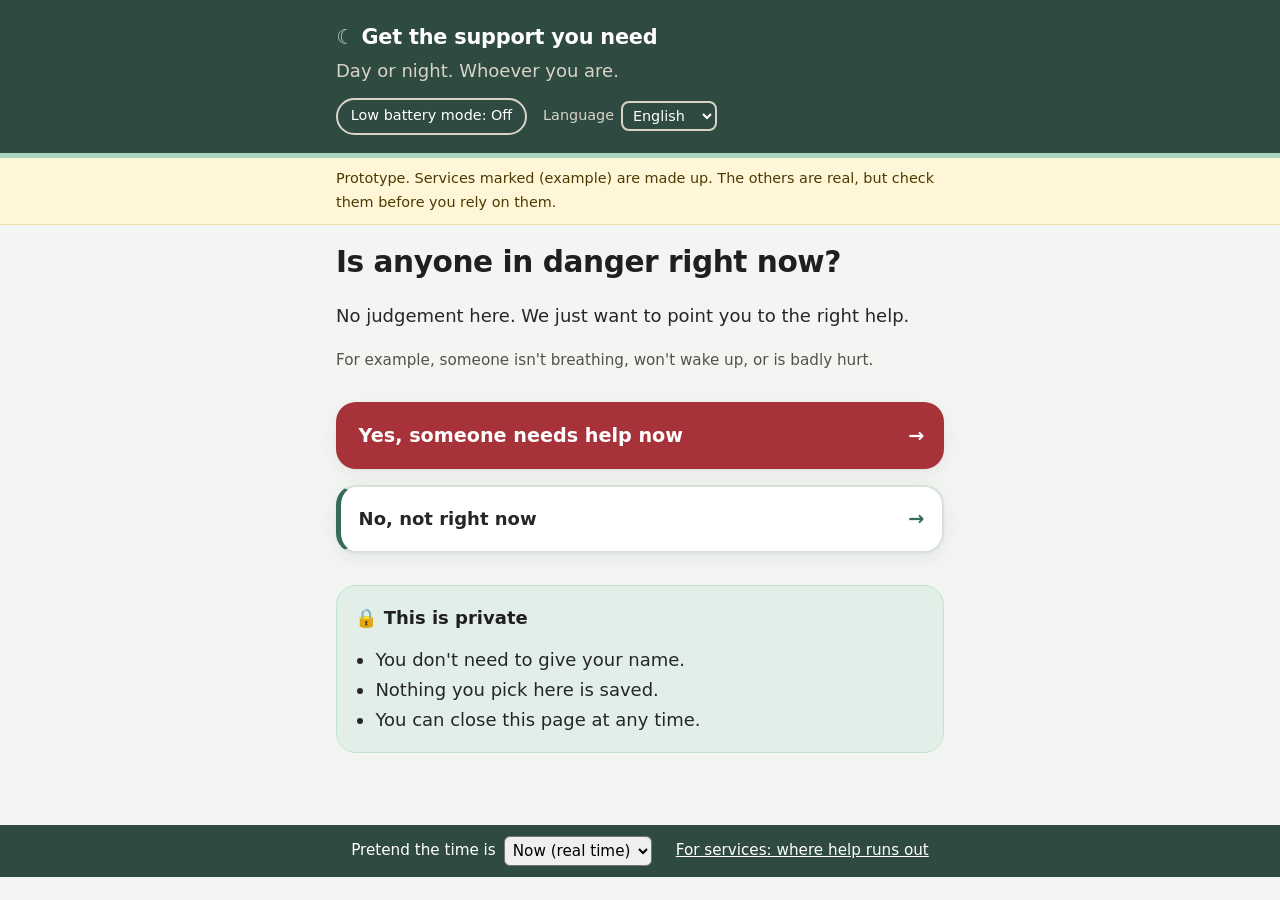
<file: src/index.html>
<!doctype html>
<html lang="en-GB">
<head>
  <meta charset="utf-8">
  <meta name="viewport" content="width=device-width, initial-scale=1">
  <title>Get the support you need</title>
  <link rel="stylesheet" href="styles.css">
</head>
<body>
  <a class="skip-link" href="#main">Skip to main content</a>

  <header class="site-header">
    <p class="app-name" id="app-name"></p>
    <p class="tagline" id="tagline"></p>
    <div class="header-controls">
      <button type="button" class="lite-toggle" id="lite-toggle" aria-pressed="false"></button>
      <label class="language-picker"><span id="language-label"></span>
        <select id="language"></select>
      </label>
    </div>
    <p class="language-note" id="language-note" role="status"></p>
  </header>

  <aside aria-label="About this prototype">
    <p class="prototype-note" id="prototype-note"></p>
  </aside>

  <main id="main" tabindex="-1">
    <!-- app.js draws each step of the journey here -->
  </main>

  <footer class="prototype-controls">
    <label for="pretend-time" id="pretend-label"></label>
    <select id="pretend-time"></select>
    <a href="gaps.html" class="gaps-link">For services: where help runs out</a>
  </footer>

  <script src="content.js"></script>
  <script src="content-sco.js"></script>
  <script src="content-gd.js"></script>
  <script src="data/services.js"></script>
  <script src="data/more-services.js"></script>
  <script src="data/talk-places.js"></script>
  <script src="data/places.js"></script>
  <script src="data/helplines.js"></script>
  <script src="app.js"></script>
</body>
</html>
</file>
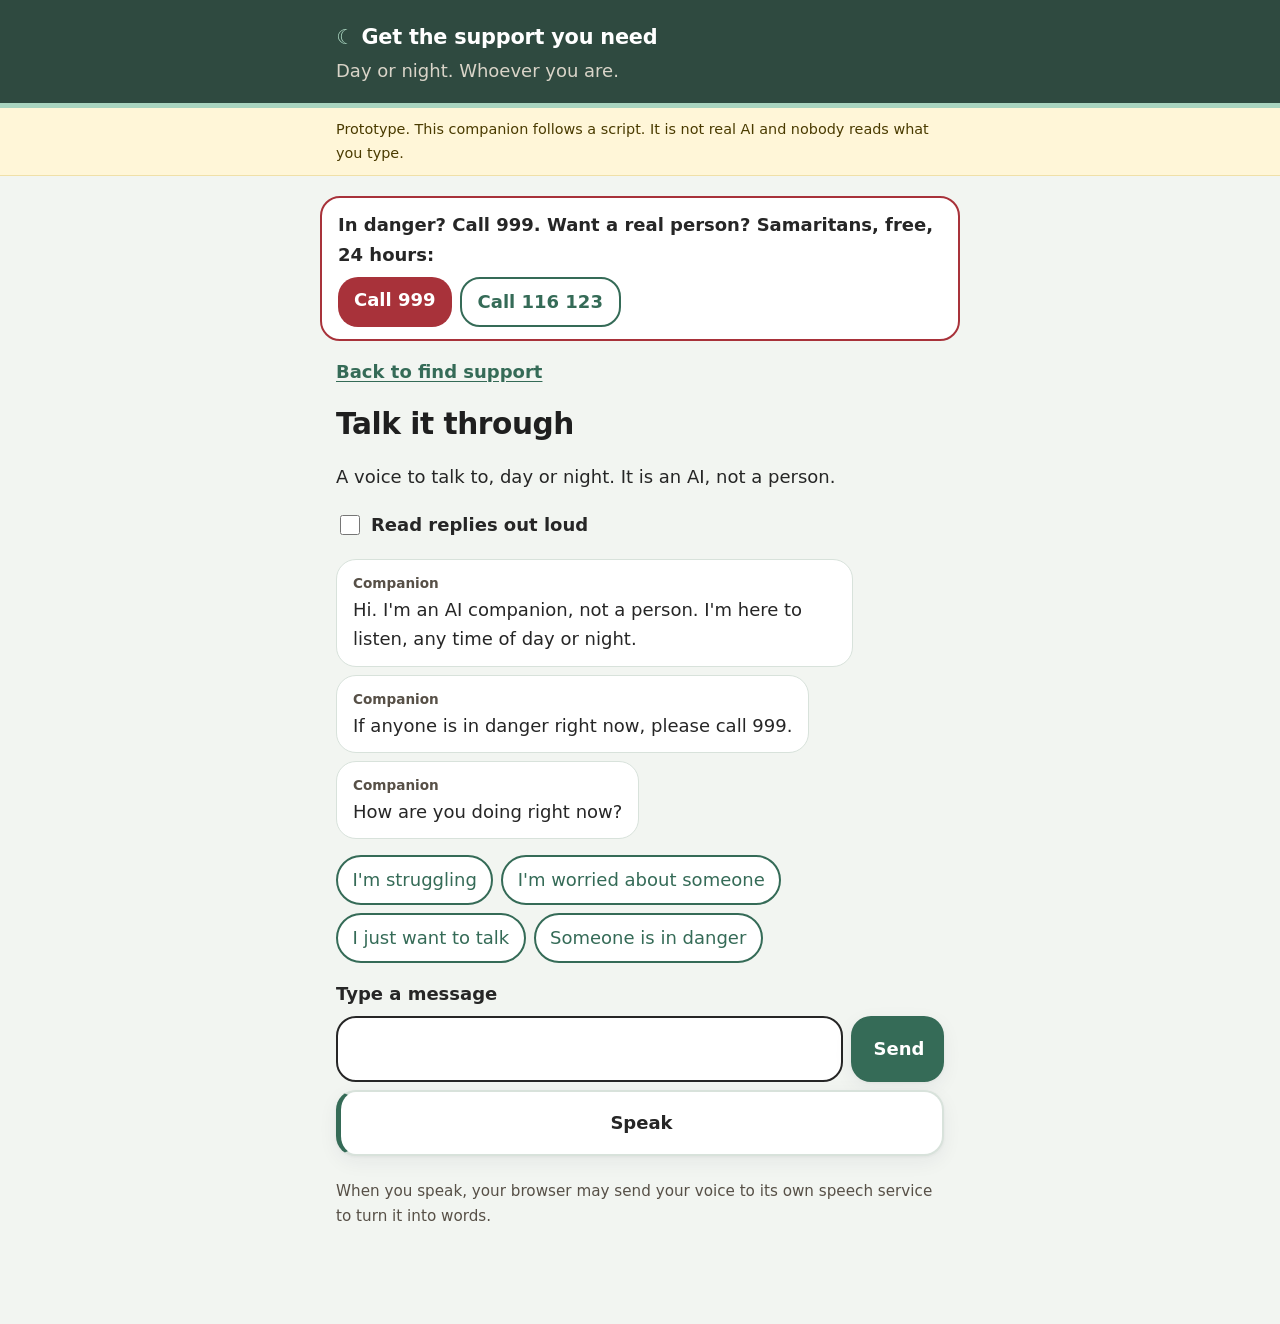
<file: src/companion.html>
<!doctype html>
<html lang="en-GB">
<head>
  <meta charset="utf-8">
  <meta name="viewport" content="width=device-width, initial-scale=1">
  <title>Talk it through</title>
  <link rel="stylesheet" href="styles.css">
  <link rel="stylesheet" href="companion.css">
</head>
<body>
  <a class="skip-link" href="#main">Skip to main content</a>

  <header class="site-header">
    <p class="app-name" id="app-name"></p>
    <p class="tagline" id="tagline"></p>
  </header>

  <aside aria-label="About this prototype">
    <p class="prototype-note" id="prototype-note"></p>
  </aside>

  <!-- Always on screen, so a real person is one tap away -->
  <aside class="safety-bar" aria-label="Urgent help">
    <p id="safety-text"></p>
    <div class="safety-actions">
      <a class="safety-999" href="tel:999" id="safety-999"></a>
      <a class="safety-sam" href="tel:116123" id="safety-sam"></a>
    </div>
  </aside>

  <main id="main" tabindex="-1">
    <a class="back" href="index.html" id="back-link"></a>
    <h1 id="title"></h1>
    <p id="intro"></p>

    <div class="voice-controls">
      <label class="toggle"><input type="checkbox" id="read-aloud"> <span id="read-aloud-label"></span></label>
    </div>

    <div class="chat" id="chat" role="log" aria-live="polite" aria-relevant="additions"></div>
    <div class="quick-replies" id="quick-replies"></div>

    <form class="chat-form" id="chat-form" autocomplete="off">
      <label for="message" id="message-label"></label>
      <div class="chat-row">
        <input type="text" id="message" name="message">
        <button type="submit" class="button primary send" id="send"></button>
      </div>
      <button type="button" class="button mic" id="mic" aria-pressed="false"></button>
      <p class="meta" id="mic-note"></p>
    </form>
  </main>

  <script src="content.js"></script>
  <script src="data/companion.js"></script>
  <script src="companion.js"></script>
</body>
</html>
</file>
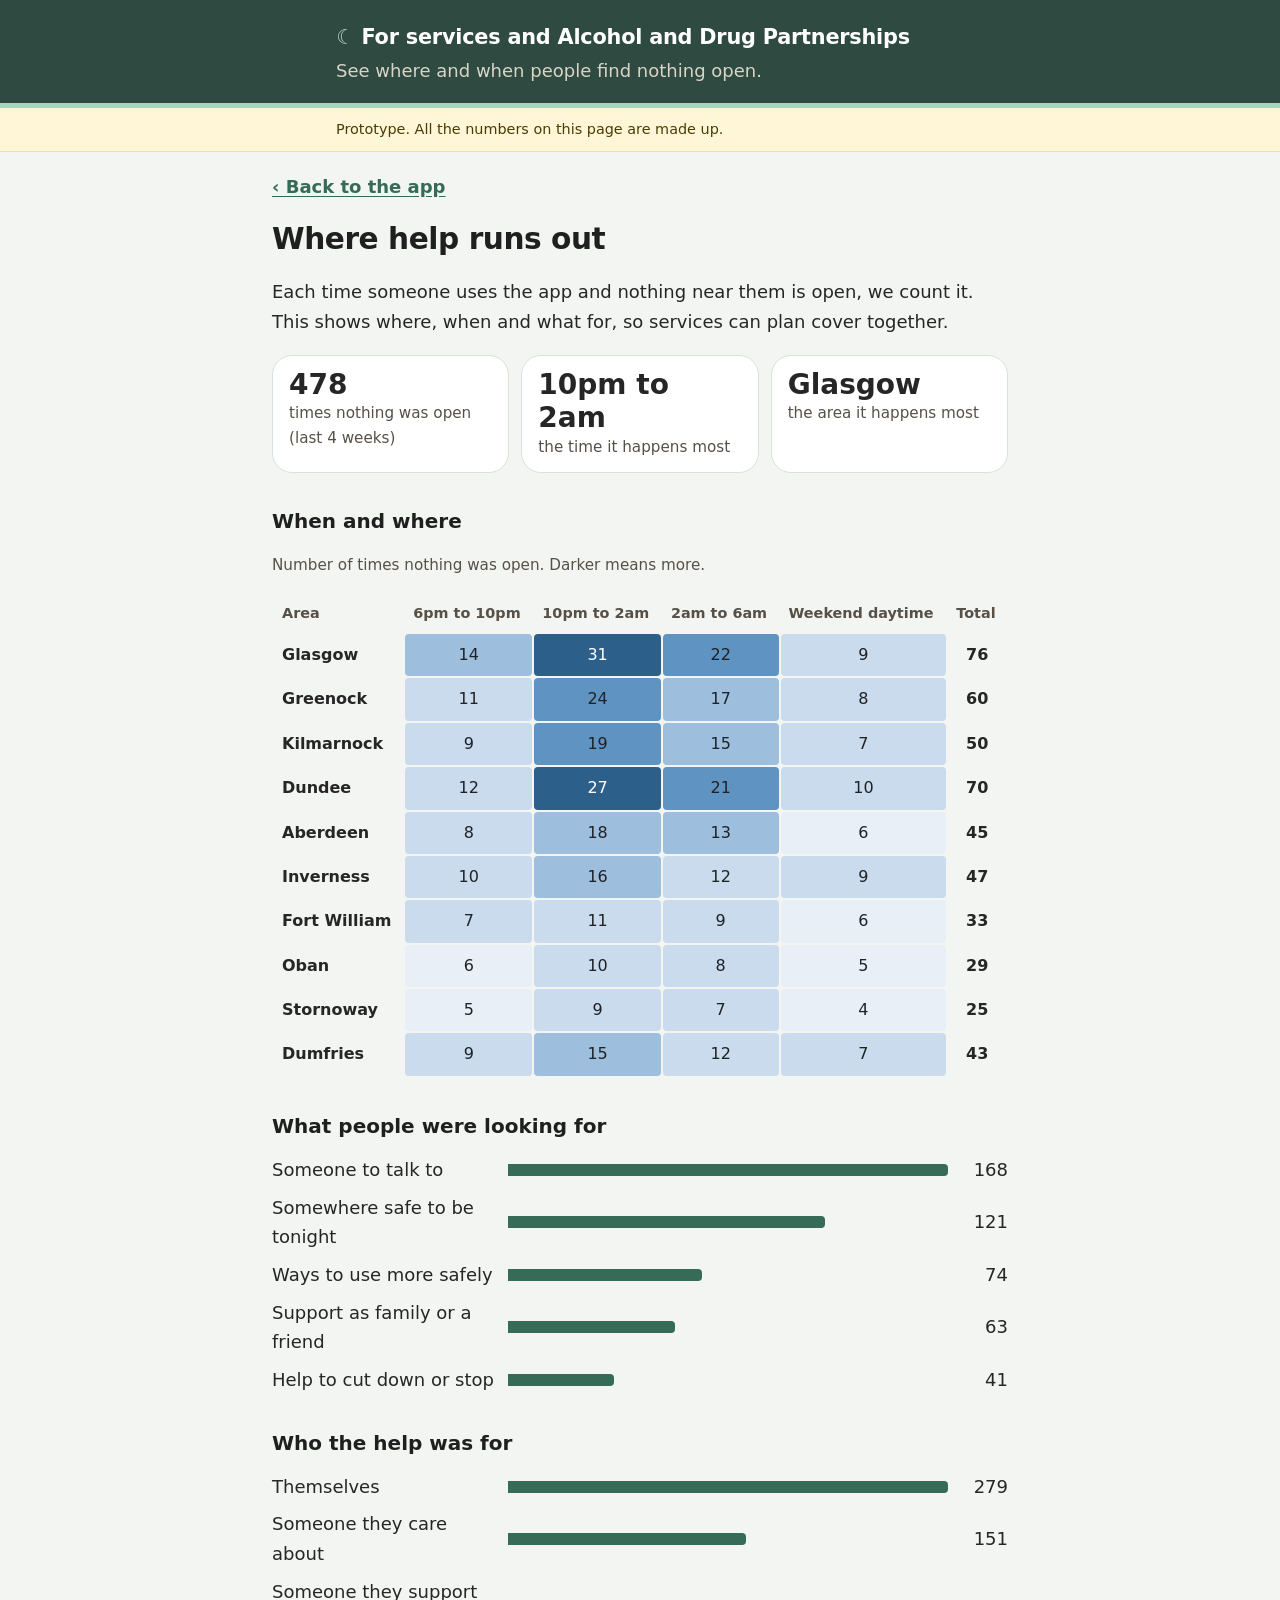
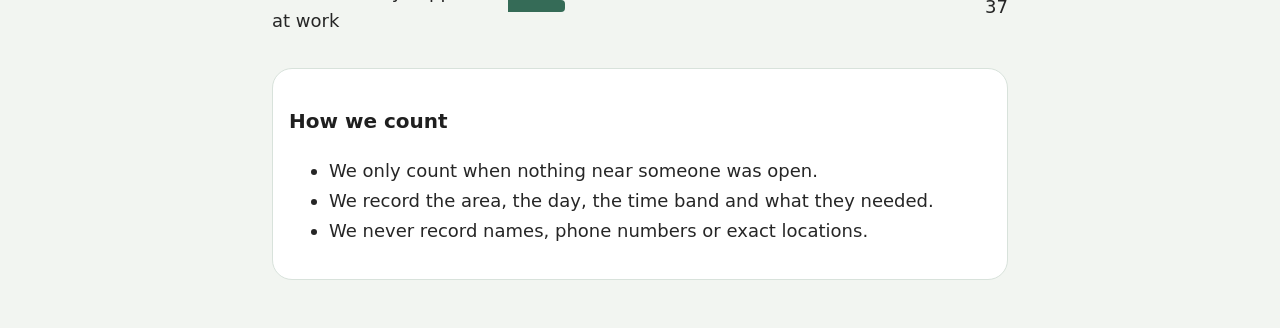
<file: src/gaps.html>
<!doctype html>
<html lang="en-GB">
<head>
  <meta charset="utf-8">
  <meta name="viewport" content="width=device-width, initial-scale=1">
  <title>Where help runs out – for services</title>
  <link rel="stylesheet" href="styles.css">
  <link rel="stylesheet" href="gaps.css">
</head>
<body>
  <a class="skip-link" href="#main">Skip to main content</a>

  <header class="site-header">
    <p class="app-name">For services and Alcohol and Drug Partnerships</p>
    <p class="tagline">See where and when people find nothing open.</p>
  </header>

  <aside aria-label="About this prototype">
    <p class="prototype-note">Prototype. All the numbers on this page are made up.</p>
  </aside>

  <main id="main" tabindex="-1" class="gaps">
    <a class="back" href="index.html">‹ Back to the app</a>
    <h1>Where help runs out</h1>
    <p>Each time someone uses the app and nothing near them is open, we count it. This shows where, when and what for, so services can plan cover together.</p>

    <div class="tiles" id="tiles"></div>

    <h2 id="grid-heading">When and where</h2>
    <p class="meta">Number of times nothing was open. Darker means more.</p>
    <div class="table-wrap" id="grid"></div>

    <h2>What people were looking for</h2>
    <div id="needs"></div>

    <h2>Who the help was for</h2>
    <div id="who"></div>

    <section class="how" aria-labelledby="how-heading">
      <h2 id="how-heading">How we count</h2>
      <ul>
        <li>We only count when nothing near someone was open.</li>
        <li>We record the area, the day, the time band and what they needed.</li>
        <li>We never record names, phone numbers or exact locations.</li>
      </ul>
    </section>
  </main>

  <script src="data/gaps.js"></script>
  <script src="gaps.js"></script>
</body>
</html>
</file>
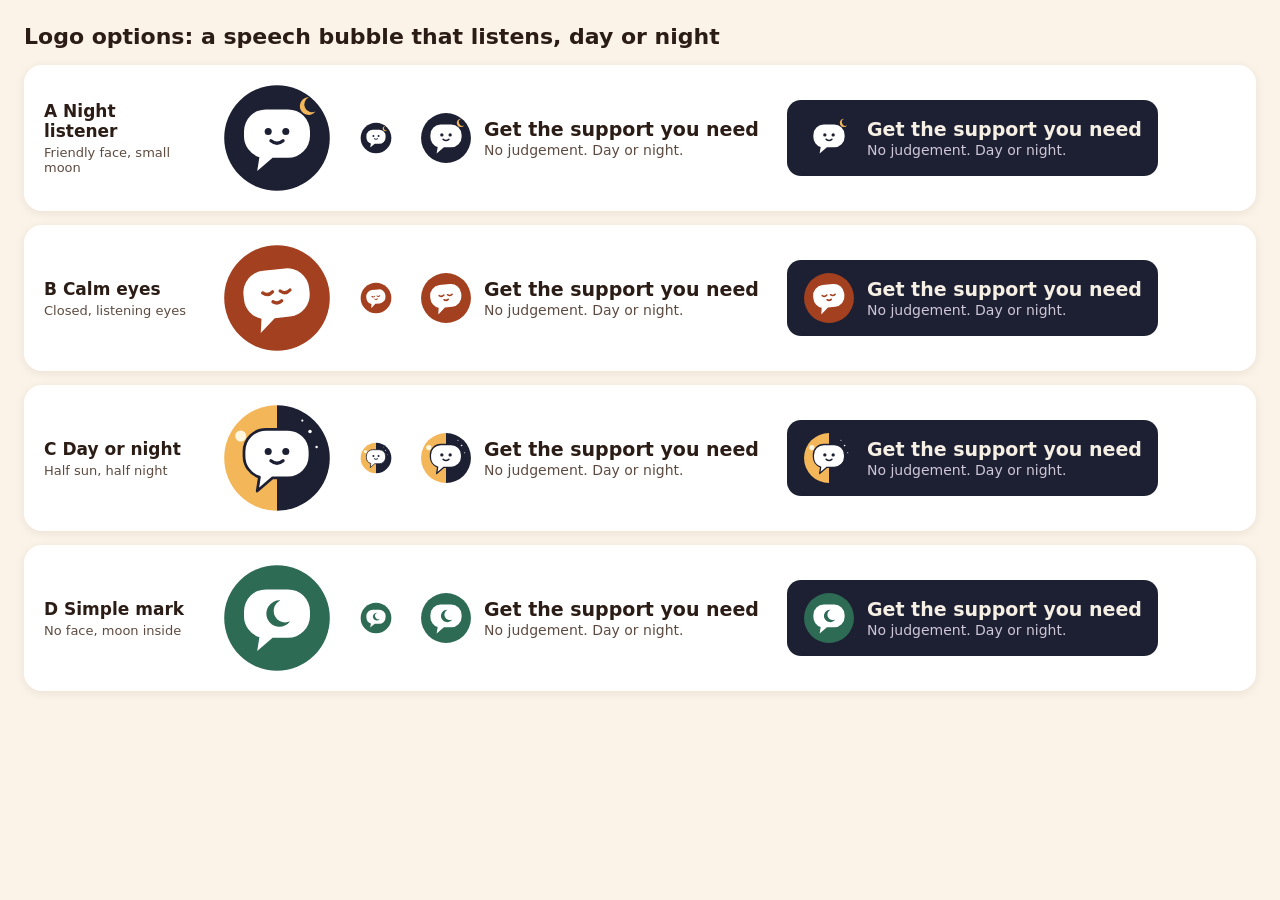
<file: sketches/logos/preview.html>
<!doctype html><html lang="en-GB"><head><meta charset="utf-8"><title>Logo options</title>
<style>
body{margin:0;padding:24px;font-family:"Trebuchet MS",system-ui,sans-serif;background:#fbf3e8;color:#2b1d16}
h1{font-size:22px;margin:0 0 16px}
.row{display:flex;align-items:center;gap:28px;padding:18px 20px;margin-bottom:14px;background:#fff;border-radius:18px;box-shadow:0 2px 10px rgba(60,30,10,.08)}
.label{width:150px;font-weight:700;font-size:17px}.label small{display:block;font-weight:400;color:#5e4b40;font-size:13px;margin-top:4px}
.big{width:110px;height:110px}.small{width:32px;height:32px}
.lock{display:flex;align-items:center;gap:12px}.lock img{width:52px;height:52px}
.lock b{display:block;font-size:19px}.lock span{font-size:14px;color:#5e4b40}
.dark{background:#1d2033;color:#f6efe4;padding:12px 16px;border-radius:14px}.dark span{color:#cfc6d8}
</style></head><body><h1>Logo options: a speech bubble that listens, day or night</h1>
<div class="row"><div class="label">A  Night listener<small>Friendly face, small moon</small></div><img class="big" src="a-night-listener.svg" alt=""><img class="small" src="a-night-listener.svg" alt="">
<div class="lock"><img src="a-night-listener.svg" alt=""><div><b>Get the support you need</b><span>No judgement. Day or night.</span></div></div>
<div class="lock dark"><img src="a-night-listener.svg" alt=""><div><b>Get the support you need</b><span>No judgement. Day or night.</span></div></div></div>
<div class="row"><div class="label">B  Calm eyes<small>Closed, listening eyes</small></div><img class="big" src="b-calm-eyes.svg" alt=""><img class="small" src="b-calm-eyes.svg" alt="">
<div class="lock"><img src="b-calm-eyes.svg" alt=""><div><b>Get the support you need</b><span>No judgement. Day or night.</span></div></div>
<div class="lock dark"><img src="b-calm-eyes.svg" alt=""><div><b>Get the support you need</b><span>No judgement. Day or night.</span></div></div></div>
<div class="row"><div class="label">C  Day or night<small>Half sun, half night</small></div><img class="big" src="c-day-or-night.svg" alt=""><img class="small" src="c-day-or-night.svg" alt="">
<div class="lock"><img src="c-day-or-night.svg" alt=""><div><b>Get the support you need</b><span>No judgement. Day or night.</span></div></div>
<div class="lock dark"><img src="c-day-or-night.svg" alt=""><div><b>Get the support you need</b><span>No judgement. Day or night.</span></div></div></div>
<div class="row"><div class="label">D  Simple mark<small>No face, moon inside</small></div><img class="big" src="d-simple-mark.svg" alt=""><img class="small" src="d-simple-mark.svg" alt="">
<div class="lock"><img src="d-simple-mark.svg" alt=""><div><b>Get the support you need</b><span>No judgement. Day or night.</span></div></div>
<div class="lock dark"><img src="d-simple-mark.svg" alt=""><div><b>Get the support you need</b><span>No judgement. Day or night.</span></div></div></div>
</body></html>
</file>
<file: src/styles.css>
/* The look: "sage and stone", calm and quiet. Change the colours and fonts here. */
:root {
  --night: #2f4a40;         /* the header band: deep sage */
  --night-text: #ffffff;
  --night-muted: #d9d4c8;
  --bg: #f2f5f1;            /* soft stone */
  --surface: #ffffff;
  --text: #262626;
  --heading: #1f1f1f;
  --muted: #575047;
  --accent: #356b57;        /* sage: buttons and links */
  --accent-soft: #e2efe8;   /* sage tint for hovers */
  --accent-dark: #275343;   /* button hover */
  --spearmint: #a9d4bf;     /* pale sage: small touches only */
  --accent-text: #ffffff;
  --danger: #a8323a;        /* the 999 button: a calmer red */
  --open: #2e6b4f;          /* "Open now" */
  --open-soft: #e6f2ec;
  --soon: #6b5300;          /* "Opens in 1 hour" */
  --soon-soft: #fbf3dc;
  --closed: #575047;
  --closed-soft: #ece6da;
  --focus: #ffbf47;
  --border: #d8e2db;
  --radius: 20px;
  --shadow: 0 1px 3px rgba(30, 40, 60, .05), 0 6px 20px rgba(30, 40, 60, .06);
  --font: system-ui, -apple-system, "Segoe UI", Roboto, Arial, sans-serif;
  --gutter: max(1rem, calc((100% - 38rem) / 2));   /* keeps content in a 38rem column */
}

* { box-sizing: border-box; }

body {
  margin: 0;
  background: var(--bg);
  color: var(--text);
  font-family: var(--font);
  font-size: 1.125rem;
  line-height: 1.55;
}

.skip-link { position: absolute; left: -999px; }
.skip-link:focus { left: 1rem; top: 1rem; background: var(--focus); color: #000; padding: .5rem; z-index: 10; }

:focus-visible { outline: 3px solid var(--focus); outline-offset: 2px; box-shadow: 0 0 0 5px #000; }

/* Header: a calm navy band */
.site-header {
  background: var(--night); color: var(--night-text); border-bottom: 5px solid var(--spearmint);
  padding: 1.25rem var(--gutter) 1.1rem;
}
.app-name { font-weight: 700; font-size: 1.3rem; margin: 0; letter-spacing: -.01em; }
.app-name::before { content: "☾ "; content: "☾ " / ""; color: var(--spearmint); }
.tagline { margin: .1rem 0 0; color: var(--night-muted); }

.prototype-note {
  margin: 0 0 1.25rem; padding: .6rem var(--gutter);
  font-size: .9rem; background: #fff6d8; color: #4a3b00; border-bottom: 1px solid #f0e0a8;
}

main { max-width: 40rem; margin: 0 auto; padding: 0 1rem 1rem; }
main:focus { outline: none; }

h1 { font-size: 1.85rem; line-height: 1.2; margin: .75rem 0 1rem; color: var(--heading); letter-spacing: -.015em; }
h2 { font-size: 1.25rem; margin: 2rem 0 .75rem; color: var(--heading); }

.choices { display: grid; gap: .75rem; margin: 1.25rem 0; padding: 0; list-style: none; }

.button {
  display: block; width: 100%; padding: 1rem 1.1rem;
  font: inherit; font-weight: 600; text-align: left;
  background: var(--surface); color: var(--text);
  border: 2px solid var(--border); border-left: 5px solid var(--accent); border-radius: var(--radius);
  box-shadow: var(--shadow);
  cursor: pointer; text-decoration: none;
  transition: background .15s, border-color .15s, transform .15s;
}
.button:hover { background: var(--accent-soft); border-color: var(--accent); }
.button:active { transform: translateY(1px); }
/* An arrow on choices, so they read as "next step" */
.choices .button { display: flex; justify-content: space-between; align-items: center; gap: 1rem; }
.choices .button::after { content: "→"; content: "→" / ""; color: var(--accent); font-size: 1.2rem; }
.button.primary { background: var(--accent); border-color: var(--accent); color: var(--accent-text); text-align: center; }
.button.primary:hover { background: var(--accent-dark); }
.button.danger { background: var(--danger); border-color: var(--danger); color: #fff; text-align: center; font-size: 1.2rem; }
.button.danger:hover { background: #8a2830; }
.choices .button.danger { text-align: left; border-left-color: var(--danger); }
.choices .button.danger::after { color: #fff; }

.back {
  background: none; border: none; color: var(--accent); font: inherit; font-weight: 600;
  text-decoration: underline; text-underline-offset: 3px; padding: .25rem 0; cursor: pointer;
}

.steps { padding-left: 1.25rem; }
.steps li { margin-bottom: .5rem; }

/* Service cards */
.service {
  background: var(--surface); border: 1px solid var(--border);
  border-radius: var(--radius); padding: 1.1rem 1.15rem; margin-bottom: .9rem;
  box-shadow: var(--shadow);
}
.service h3 { margin: 0 0 .4rem; font-size: 1.15rem; color: var(--heading); }
.service p { margin: .3rem 0; }

/* Status as a soft pill: words and a symbol, never colour alone */
.status {
  display: inline-block; font-weight: 700; font-size: .9rem;
  padding: .15rem .65rem; border-radius: 999px;
}
.status.open { color: var(--open); background: var(--open-soft); }
.status.closed { color: var(--closed); background: var(--closed-soft); }
.status.open::before { content: "● "; content: "● " / ""; }
.status.closed::before { content: "○ "; content: "○ " / ""; }
.meta { color: var(--muted); font-size: .95rem; }

/* Ways to get in touch: calls and texts are the main action */
.ways { display: flex; flex-wrap: wrap; gap: .5rem; margin-top: .75rem; }
.ways a, .ways span {
  padding: .5rem .9rem; border-radius: 999px; font-size: .95rem; font-weight: 600; text-decoration: none;
}
.ways a { background: var(--accent); color: var(--accent-text); border: 2px solid var(--accent); }
.ways a:hover { background: var(--accent-dark); }
.ways span { border: 2px solid var(--border); color: var(--text); font-weight: 500; }

.prototype-controls {
  margin-top: 2.5rem;
  background: var(--night); color: #fff; padding: .7rem 1rem;
  display: flex; gap: .5rem; align-items: center; justify-content: center; flex-wrap: wrap;
  font-size: .95rem;
}
.prototype-controls select { font: inherit; padding: .25rem; border-radius: 6px; }
.prototype-controls a { color: #fff; margin-left: 1rem; }

/* "Where are you?" */
.where-form { margin: 1.5rem 0; display: grid; gap: .5rem; }
.where-form label { font-weight: 700; }
.where-form .meta { margin: 0; }
.where-form input {
  font: inherit; padding: .8rem; width: 100%; color: var(--text);
  border: 2px solid var(--muted); border-radius: var(--radius); background: var(--surface);
}
.message:empty { display: none; }
.message { font-weight: 600; }

/* "Opening in the next 2 hours" and closed for longer */
.status.soon { color: var(--soon); background: var(--soon-soft); }
.status.soon::before { content: "◐ "; content: "◐ " / ""; }
.later { margin: 1.5rem 0 1rem; }
.later summary {
  cursor: pointer; color: var(--accent); text-decoration: underline;
  font-weight: 600; padding: .5rem 0; margin-bottom: .5rem;
}

/* Privacy promise and "No name needed" */
.privacy {
  margin: 2rem 0 1rem; padding: 1.1rem 1.15rem;
  background: var(--accent-soft); border: 1px solid #bfe3d3; border-radius: var(--radius);
}
.privacy h2 { margin-top: 0; font-size: 1.125rem; }
.privacy h2::before { content: "🔒 "; content: "🔒 " / ""; }
.privacy ul { margin: 0; padding-left: 1.25rem; }
.no-name { font-size: .95rem; font-weight: 600; margin: .25rem 0; }
.no-name::before { content: "👤 "; content: "👤 " / ""; }

/* Error next to the box it's about */
.field-error:empty { display: none; }
.field-error { margin: 0; color: var(--danger); font-weight: 700; }
.field-error::before { content: "⚠ "; content: "⚠ " / ""; }
.where-form input[aria-invalid="true"] { border-color: var(--danger); border-width: 3px; }

/* Headings get focus only so screen readers announce them; they are not controls */
h1[tabindex="-1"]:focus { outline: none; box-shadow: none; }

/* Low battery mode: dark (uses less battery on most phone screens), plain, no extras */
.site-header { position: relative; }
.lite-toggle {
  margin-top: .75rem; font: inherit; font-size: .9rem; padding: .3rem .8rem;
  background: transparent; color: var(--night-text);
  border: 2px solid var(--night-muted); border-radius: 999px; cursor: pointer;
}
.lite-toggle:hover { background: rgba(255, 255, 255, .1); }
.lite-toggle[aria-pressed="true"]::before { content: "🔋 "; content: "🔋 " / ""; }
body.lite {
  --bg: #000000;
  --surface: #000000;
  --text: #ffffff;
  --muted: #d0d0d0;
  --accent: #9ecbff;
  --accent-text: #000000;
  --open: #7ee2a0;
  --closed: #c8c8c8;
  --border: #555555;
  --danger: #ff6b6b;
  --night: #000000;
  --heading: #ffffff;
  --accent-soft: #111111;
  --open-soft: #000000;
  --soon-soft: #000000;
  --closed-soft: #000000;
  --shadow: none;
}
body.lite .site-header { border-bottom: 1px solid #333; }
body.lite .privacy { border-color: #555; }
body.lite .button.primary:hover, body.lite .ways a:hover { background: #c4e0ff; }
body.lite .prototype-note { background: #222; color: #fff; }
body.lite .button:hover, body.lite .ways a:hover { background: #1a1a1a; }
body.lite .button.danger { background: #b00020; border-color: #b00020; color: #fff; }
body.lite .status.soon { color: #ffd27a; }
body.lite .privacy, body.lite .service { box-shadow: none; }
.numbers { list-style: none; padding: 0; display: grid; gap: .5rem; }
.numbers a { display: block; padding: .75rem; border: 2px solid var(--accent); border-radius: var(--radius); color: var(--accent); font-weight: 600; text-decoration: none; }
.save-numbers { display: grid; gap: .5rem; margin: 1rem 0; }
.save-numbers .button { text-align: center; }

/* "Last checked" on real services */
.checked { font-size: .9rem; color: var(--muted); margin: .5rem 0 0; }
.checked a { color: var(--accent); }

/* Header controls: low battery mode and language */
.header-controls { display: flex; flex-wrap: wrap; gap: .5rem 1rem; align-items: center; margin-top: .75rem; }
.header-controls .lite-toggle { margin-top: 0; }
.language-picker { display: flex; gap: .4rem; align-items: center; font-size: .9rem; color: var(--night-muted); }
.language-picker select {
  font: inherit; padding: .25rem .4rem; border-radius: 8px;
  border: 2px solid var(--night-muted); background: var(--night); color: var(--night-text);
}
.language-note { margin: .6rem 0 0; font-size: .9rem; color: var(--night-text); }
.language-note:empty { margin: 0; }

/* "Things you can do now" */
.advice {
  background: var(--surface); border: 1px solid var(--border); border-left: 5px solid var(--spearmint);
  border-radius: var(--radius); padding: .25rem 1.15rem 1rem; margin: 1.5rem 0; box-shadow: var(--shadow);
}
.advice h2 { margin-top: 1rem; }
.advice ol { padding-left: 1.4rem; margin: .5rem 0; }
.advice li { margin-bottom: .6rem; }
.advice details { margin: .25rem 0 .5rem; }
.advice summary { cursor: pointer; color: var(--accent); font-weight: 600; text-decoration: underline; text-underline-offset: 3px; padding: .25rem 0; }
.advice-sources { font-size: .85rem; color: var(--muted); margin: .75rem 0 0; }
.advice-sources a { color: var(--accent); }

/* Naloxone, one step at a time */
.naloxone-button { margin: 1rem 0; border-left-color: var(--danger); font-weight: 700; }
.naloxone-top { display: grid; gap: .75rem; margin: 1rem 0; }
.toggle { display: flex; gap: .5rem; align-items: center; font-weight: 600; }
.toggle input { width: 1.4rem; height: 1.4rem; accent-color: var(--accent); }
.naloxone-step {
  font-size: 1.5rem; line-height: 1.4; font-weight: 600; color: var(--heading);
  background: var(--surface); border: 1px solid var(--border); border-left: 5px solid var(--spearmint);
  border-radius: var(--radius); padding: 1.25rem; margin: 1rem 0; box-shadow: var(--shadow);
}
.timer { font-size: 2rem; font-weight: 700; text-align: center; margin: .5rem 0; font-variant-numeric: tabular-nums; }
.step-nav { display: grid; grid-template-columns: 1fr 1fr; gap: .75rem; margin: 1.5rem 0; }
.step-nav .button { text-align: center; }
.step-nav .button:only-child { grid-column: 1 / -1; }

/* Calm spacing: more room to breathe between choices and cards */
body { line-height: 1.65; }
h1 { font-weight: 600; margin: 1.25rem 0 1.25rem; }
.choices { gap: 1rem; margin: 1.75rem 0; }
.service { margin-bottom: 1.25rem; padding: 1.4rem 1.5rem; }
</file>
<file: src/companion.css>
/* The look of the support companion screen. Uses the colours from styles.css. */

body { padding-bottom: 2rem; }

.safety-bar {
  max-width: 40rem; margin: 0 auto 1rem; padding: .75rem 1rem;
  background: var(--surface); border: 2px solid var(--danger); border-radius: var(--radius);
}
.safety-bar p { margin: 0 0 .5rem; font-weight: 600; }
.safety-actions { display: flex; gap: .5rem; flex-wrap: wrap; }
.safety-actions a {
  padding: .5rem 1rem; border-radius: var(--radius); font-weight: 700; text-decoration: none;
}
.safety-999 { background: var(--danger); color: #fff; }
.safety-sam { border: 2px solid var(--accent); color: var(--accent); }

.voice-controls { margin: 0 0 1rem; }
.toggle { display: inline-flex; gap: .5rem; align-items: center; cursor: pointer; }
.toggle input { width: 1.25rem; height: 1.25rem; }

.chat { display: grid; gap: .5rem; margin: 1rem 0; }
.bubble {
  max-width: 85%; padding: .75rem 1rem; border-radius: var(--radius); margin: 0;
}
.bubble .who {
  display: block; font-size: .85rem; font-weight: 700; color: var(--muted);
}
.bubble.companion { background: var(--surface); border: 1px solid var(--border); justify-self: start; }
.bubble.you { background: #eaf1f8; border: 1px solid var(--accent); justify-self: end; }
.bubble.breathing { font-size: 1.5rem; font-weight: 700; text-align: center; justify-self: stretch; max-width: none; }

.chat .button { width: auto; text-align: center; }
.bubble-actions { display: flex; gap: .5rem; flex-wrap: wrap; }

.quick-replies { display: flex; flex-wrap: wrap; gap: .5rem; margin: 0 0 1rem; }
.quick-replies button {
  font: inherit; padding: .5rem .9rem; border-radius: 999px;
  border: 2px solid var(--accent); background: var(--surface); color: var(--accent); cursor: pointer;
}
.quick-replies button:hover { background: #eaf1f8; }

.chat-form { display: grid; grid-template-columns: minmax(0, 1fr); gap: .5rem; margin-bottom: 2rem; }   /* minmax(0…) stops it growing wider than a small phone */
.chat-form label { font-weight: 700; }
.chat-row { display: flex; gap: .5rem; }
.chat-row input {
  flex: 1; min-width: 0; font: inherit; padding: .75rem;
  border: 2px solid var(--text); border-radius: var(--radius); background: var(--surface);
}
.chat-row .send { width: auto; }
.mic { text-align: center; }
.mic[aria-pressed="true"] { background: var(--accent); color: var(--accent-text); }
.mic[hidden] { display: none; }
</file>
<file: src/gaps.css>
/* The services' "Where help runs out" page. Shares colours and fonts with styles.css. */

.gaps { max-width: 48rem; }

.tiles { display: grid; grid-template-columns: repeat(auto-fit, minmax(10rem, 1fr)); gap: .75rem; margin: 1rem 0; }
.tile { background: var(--surface); border: 1px solid var(--border); border-radius: var(--radius); padding: .75rem 1rem; }
.tile .value { display: block; font-size: 1.75rem; font-weight: 700; line-height: 1.2; }
.tile .label { display: block; color: var(--muted); font-size: .95rem; }

/* When and where: a table, shaded light to dark by count. The number is always shown. */
.table-wrap { overflow-x: auto; }
.grid { border-collapse: separate; border-spacing: 2px; width: 100%; font-size: 1rem; }
.grid th { text-align: left; font-weight: 600; padding: .4rem .5rem; color: var(--text); }
.grid thead th { font-size: .9rem; color: var(--muted); vertical-align: bottom; }
.grid td { text-align: center; padding: .5rem; border-radius: 4px; font-variant-numeric: tabular-nums; min-width: 3.5rem; }
.grid td.total { background: none; font-weight: 700; }

/* Bars: thin, one colour, number beside each. */
.bars { list-style: none; padding: 0; margin: .5rem 0 0; }
.bars li { display: grid; grid-template-columns: minmax(8rem, 14rem) 1fr 3rem; align-items: center; gap: .75rem; margin-bottom: .5rem; }
.bar-track { height: .75rem; background: transparent; }
.bar { height: 100%; background: var(--accent); border-radius: 0 4px 4px 0; }
.bar-value { text-align: right; font-variant-numeric: tabular-nums; }

.how { background: var(--surface); border: 1px solid var(--border); border-radius: var(--radius); padding: .25rem 1rem 1rem; margin: 2rem 0; }

@media (max-width: 30rem) {
  .bars li { grid-template-columns: 1fr 3rem; }
  .bars .bar-track { grid-column: 1 / -1; grid-row: 2; }
}
</file>
